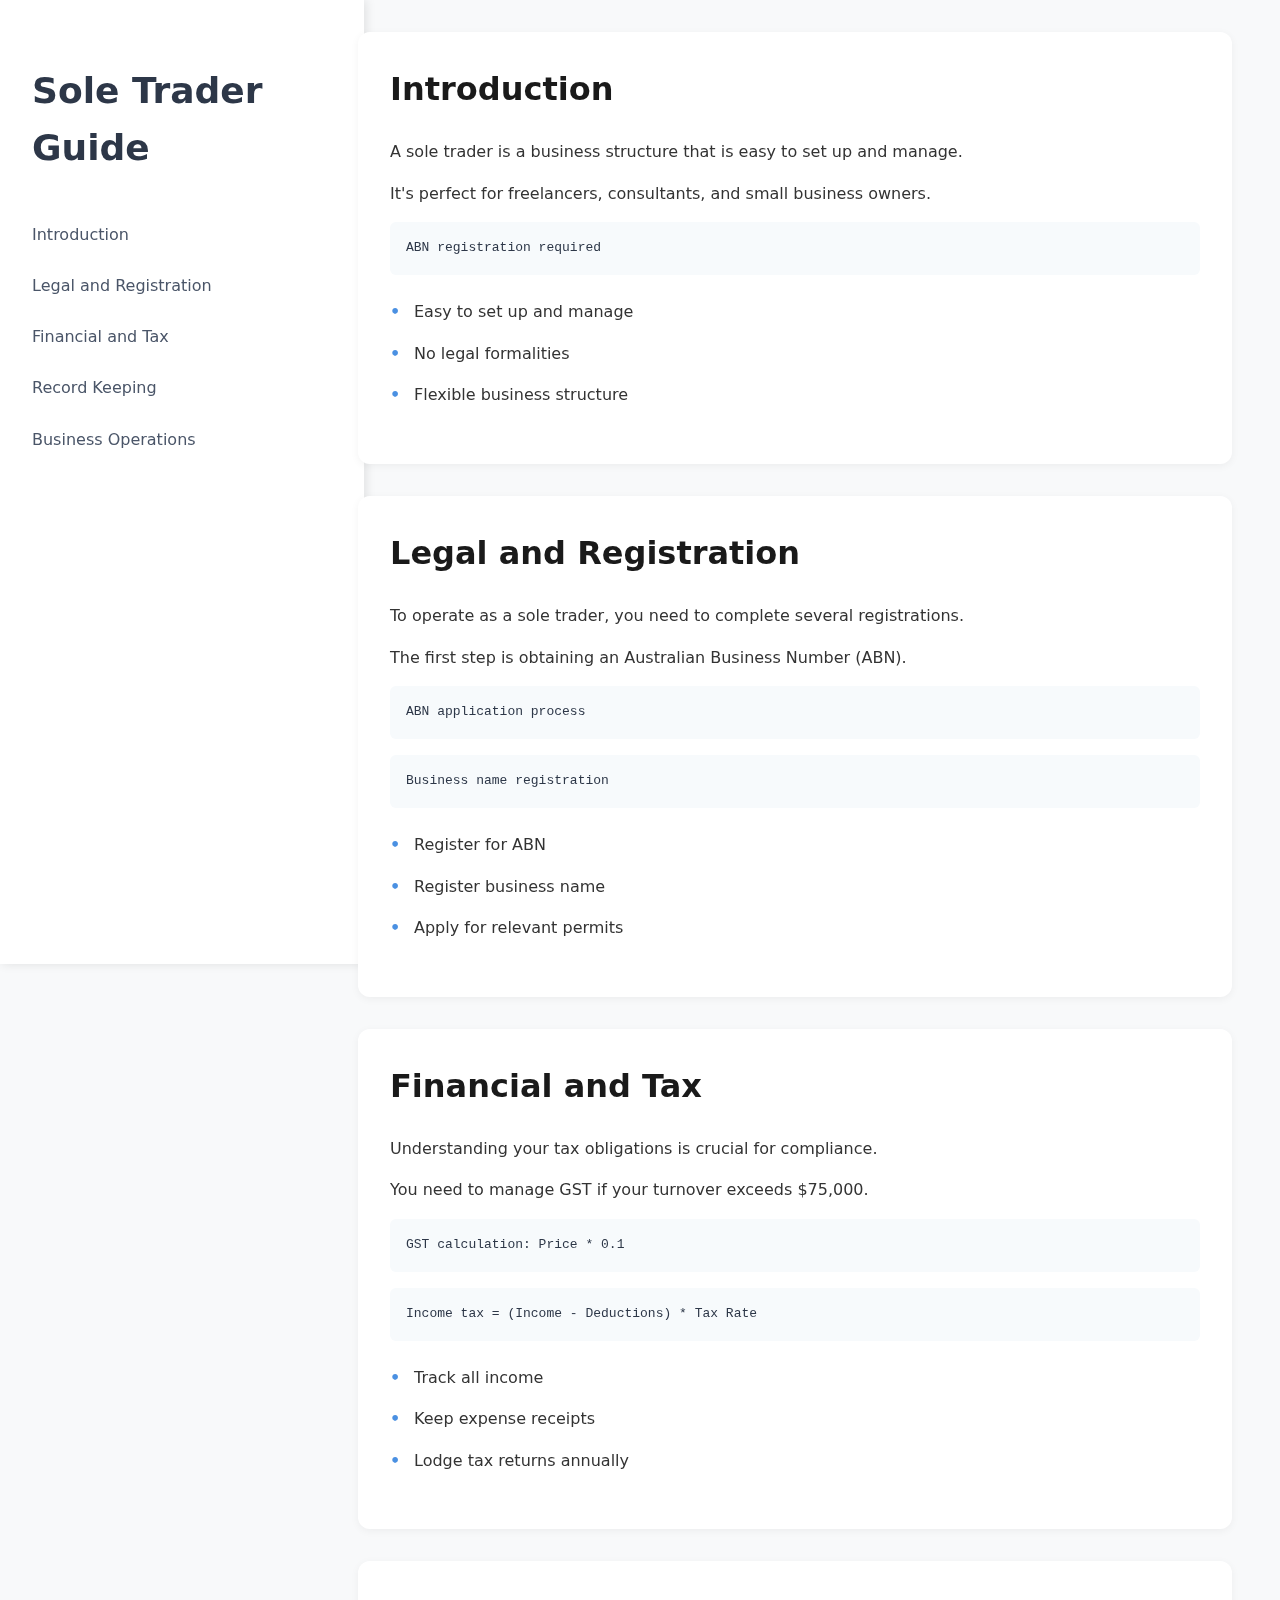
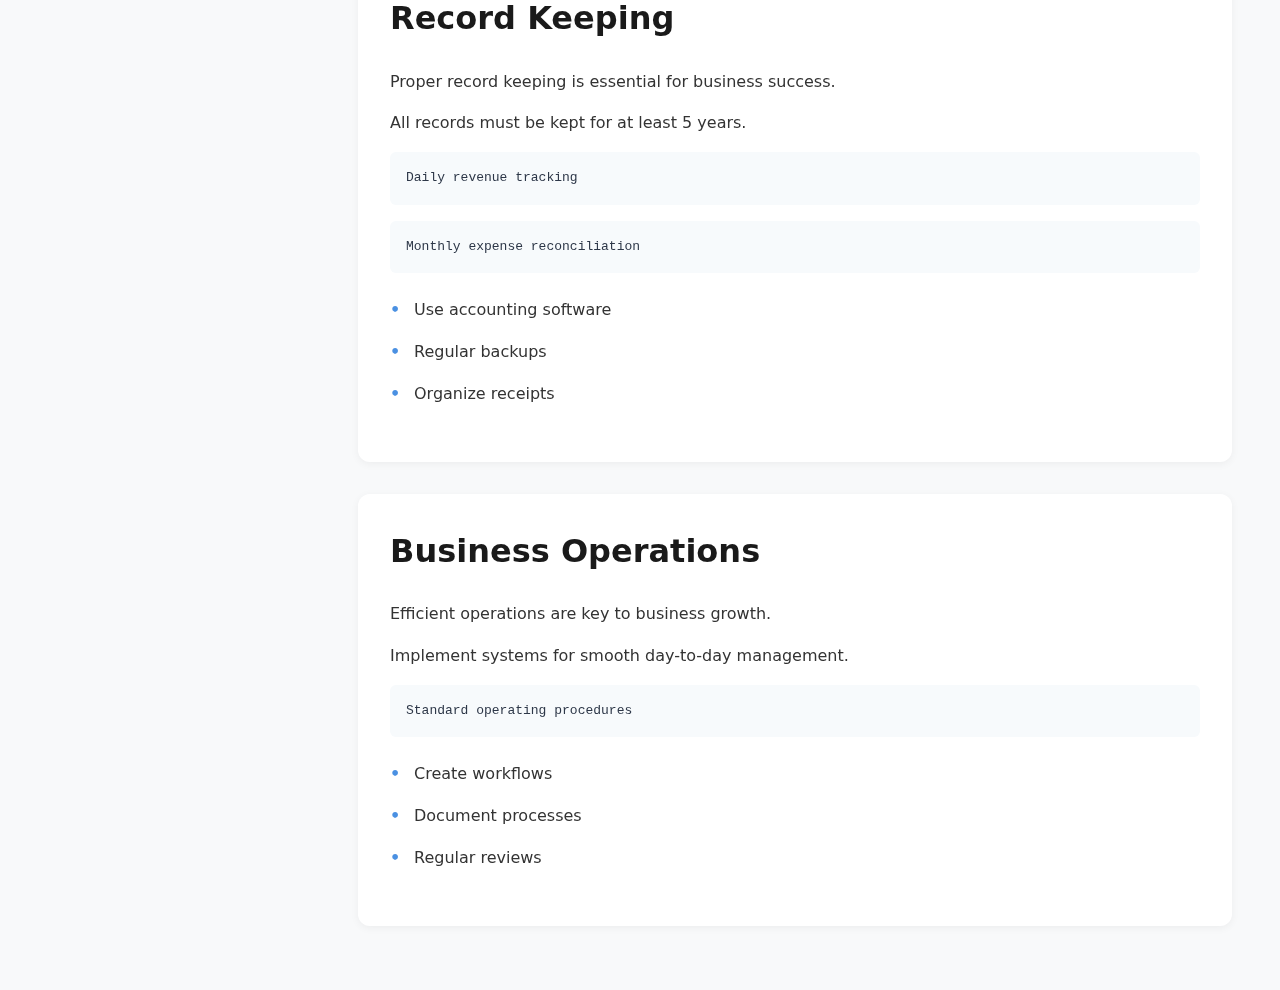
<file: Responsive Web Design Certification/Build a Technical Documentation Page/index.html>
<!DOCTYPE html>
<html lang="en">
<head>
    <meta charset="UTF-8">
    <meta name="viewport" content="width=device-width, initial-scale=1.0">
    <title>Starting a Sole Trader Business in Australia</title>
    <link rel="stylesheet" href="styles.css">
</head>
<body>
    <nav id="navbar">
        <header>
            <h2>Sole Trader Guide</h2>
        </header>
        <a href="#Introduction" class="nav-link">Introduction</a>
        <a href="#Legal_and_Registration" class="nav-link">Legal and Registration</a>
        <a href="#Financial_and_Tax" class="nav-link">Financial and Tax</a>
        <a href="#Record_Keeping" class="nav-link">Record Keeping</a>
        <a href="#Business_Operations" class="nav-link">Business Operations</a>
    </nav>

    <main id="main-doc">
        <section class="main-section" id="Introduction">
            <header>Introduction</header>
            <p>A sole trader is a business structure that is easy to set up and manage.</p>
            <p>It's perfect for freelancers, consultants, and small business owners.</p>
            <code>ABN registration required</code>
            <ul>
                <li>Easy to set up and manage</li>
                <li>No legal formalities</li>
                <li>Flexible business structure</li>
            </ul>
        </section>

        <section class="main-section" id="Legal_and_Registration">
            <header>Legal and Registration</header>
            <p>To operate as a sole trader, you need to complete several registrations.</p>
            <p>The first step is obtaining an Australian Business Number (ABN).</p>
            <code>ABN application process</code>
            <code>Business name registration</code>
            <ul>
                <li>Register for ABN</li>
                <li>Register business name</li>
                <li>Apply for relevant permits</li>
            </ul>
        </section>

        <section class="main-section" id="Financial_and_Tax">
            <header>Financial and Tax</header>
            <p>Understanding your tax obligations is crucial for compliance.</p>
            <p>You need to manage GST if your turnover exceeds $75,000.</p>
            <code>GST calculation: Price * 0.1</code>
            <code>Income tax = (Income - Deductions) * Tax Rate</code>
            <ul>
                <li>Track all income</li>
                <li>Keep expense receipts</li>
                <li>Lodge tax returns annually</li>
            </ul>
        </section>

        <section class="main-section" id="Record_Keeping">
            <header>Record Keeping</header>
            <p>Proper record keeping is essential for business success.</p>
            <p>All records must be kept for at least 5 years.</p>
            <code>Daily revenue tracking</code>
            <code>Monthly expense reconciliation</code>
            <ul>
                <li>Use accounting software</li>
                <li>Regular backups</li>
                <li>Organize receipts</li>
            </ul>
        </section>

        <section class="main-section" id="Business_Operations">
            <header>Business Operations</header>
            <p>Efficient operations are key to business growth.</p>
            <p>Implement systems for smooth day-to-day management.</p>
            <code>Standard operating procedures</code>
            <ul>
                <li>Create workflows</li>
                <li>Document processes</li>
                <li>Regular reviews</li>
            </ul>
        </section>
    </main>
</body>
</html>
</file>
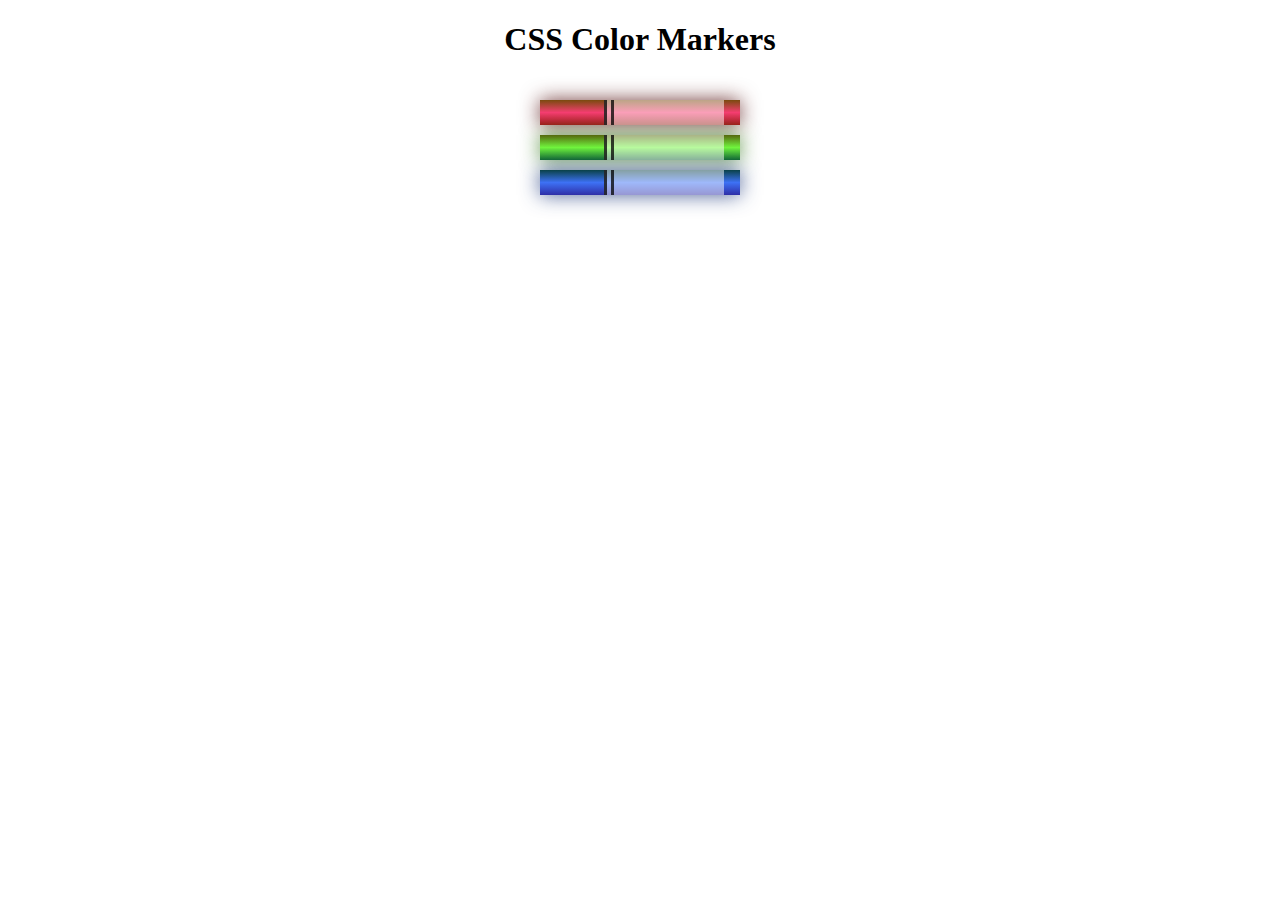
<file: Responsive Web Design Certification/Learn CSS Colors by Building a Set of Colored Markers/index.html>
<!DOCTYPE html>
<html lang="en">
  <head>
    <meta charset="utf-8">
    <meta name="viewport" content="width=device-width, initial-scale=1.0">
    <title>Colored Markers</title>
    <link rel="stylesheet" href="styles.css">
  </head>
  <body>
    <h1>CSS Color Markers</h1>
    <div class="container">
      <div class="marker red">
        <div class="cap"></div>
        <div class="sleeve"></div>
      </div>
      <div class="marker green">
        <div class="cap"></div>
        <div class="sleeve"></div>
      </div>
      <div class="marker blue">
        <div class="cap"></div>
        <div class="sleeve"></div>
      </div>
    </div>
  </body>
</html>
</file>
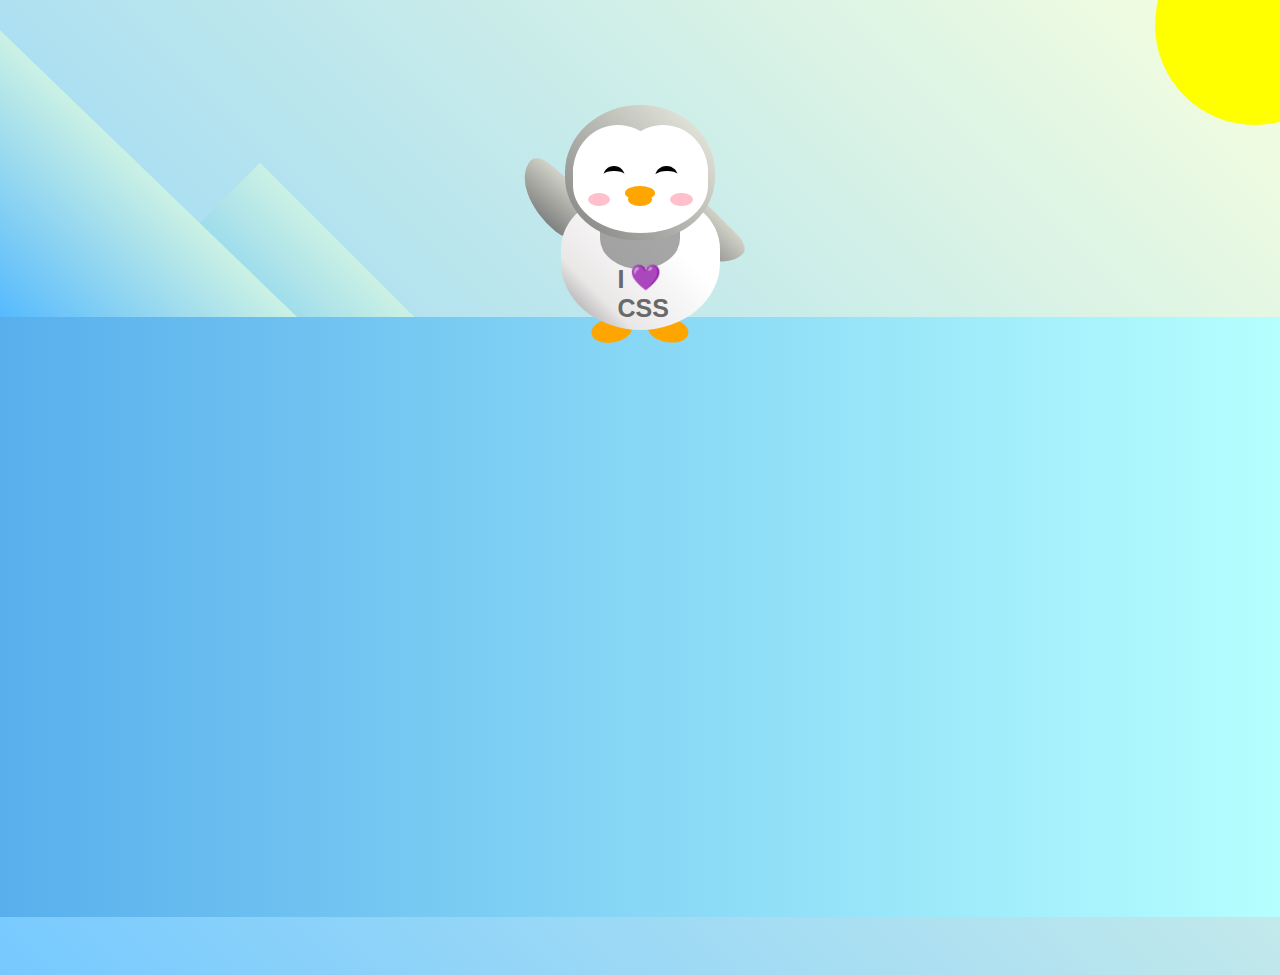
<file: Responsive Web Design Certification/Learn CSS Transforms by Building a Penguin/index.html>
<!DOCTYPE html>
<html lang="en">
  <head>
    <meta charset="UTF-8" />
    <link rel="stylesheet" href="./styles.css" />
    <title>Penguin</title>
    <meta name="viewport" content="width=device-width, initial-scale=1.0" />
  </head>

  <body>
    <div class="left-mountain"></div>
    <div class="back-mountain"></div>
    <div class="sun"></div>
    <div class="penguin">
      <div class="penguin-head">
        <div class="face left"></div>
        <div class="face right"></div>
        <div class="chin"></div>
        <div class="eye left">
          <div class="eye-lid"></div>
        </div>
        <div class="eye right">
          <div class="eye-lid"></div>
        </div>
        <div class="blush left"></div>
        <div class="blush right"></div>
        <div class="beak top"></div>
        <div class="beak bottom"></div>
      </div>
      <div class="shirt">
        <div>💜</div>
        <p>I CSS</p>
      </div> 
      <div class="penguin-body">
        <div class="arm left"></div>
        <div class="arm right"></div>
        <div class="foot left"></div>
        <div class="foot right"></div>
      </div>
    </div>

    <div class="ground"></div>
  </body>
</html>
</file>
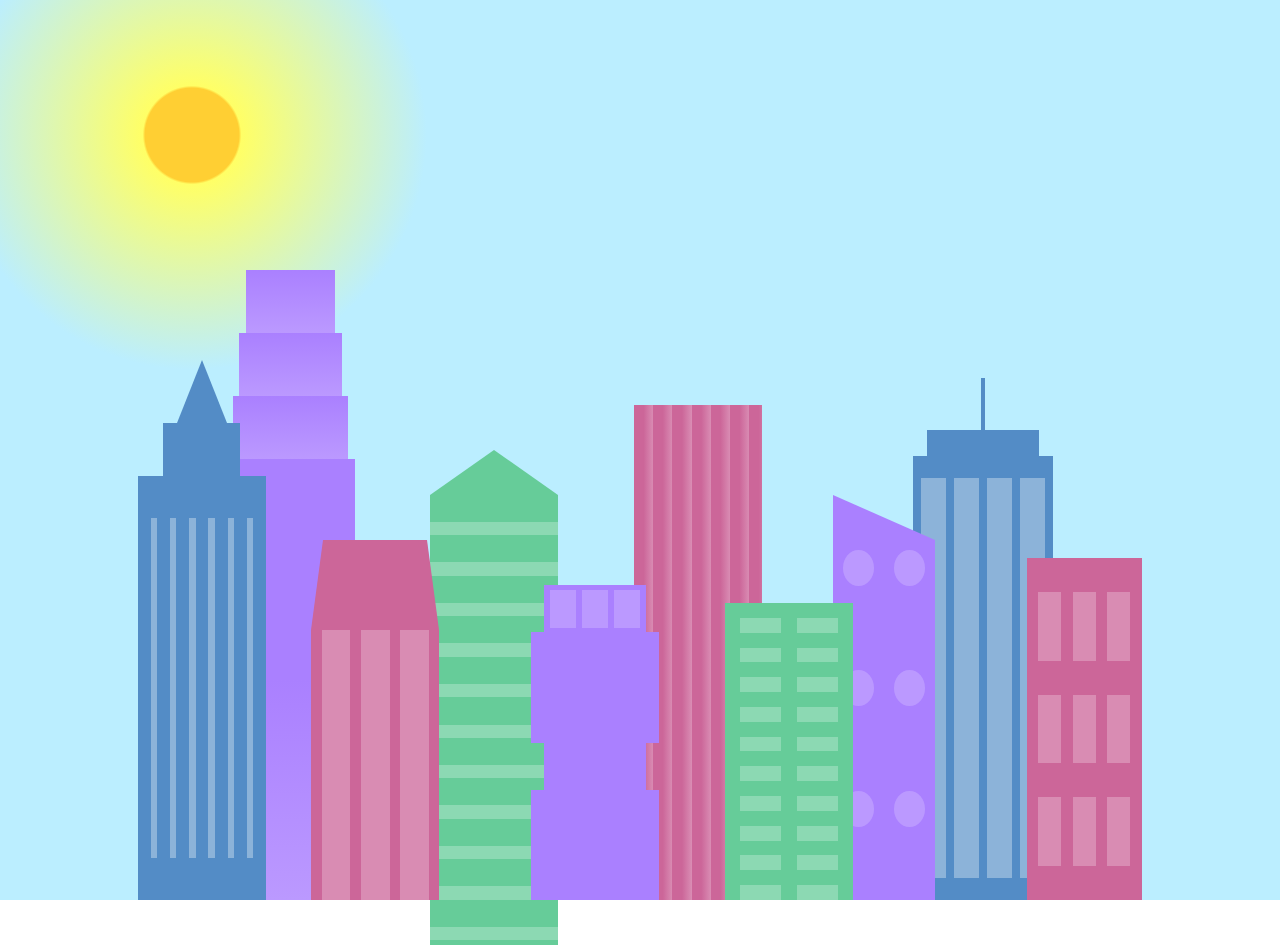
<file: Responsive Web Design Certification/Learn CSS Variables by Building a City Skyline/index.html>
<!DOCTYPE html>
<html lang="en">    
  <head>
    <meta charset="UTF-8">
    <title>City Skyline</title>
    <link href="styles.css" rel="stylesheet" />   
  </head>

  <body>
    <div class="background-buildings sky">
      <div></div>
      <div></div>
      <div class="bb1 building-wrap">
        <div class="bb1a bb1-window"></div>
        <div class="bb1b bb1-window"></div>
        <div class="bb1c bb1-window"></div>
        <div class="bb1d"></div>
      </div>
      <div class="bb2">
        <div class="bb2a"></div>
        <div class="bb2b"></div>
      </div>
      <div class="bb3"></div>
      <div></div>
      <div class="bb4 building-wrap">
        <div class="bb4a"></div>
        <div class="bb4b"></div>
        <div class="bb4c window-wrap">
          <div class="bb4-window"></div>
          <div class="bb4-window"></div>
          <div class="bb4-window"></div>
          <div class="bb4-window"></div>
        </div>
      </div>
      <div></div>
      <div></div>
    </div>

    <div class="foreground-buildings">
      <div></div>
      <div></div>
      <div class="fb1 building-wrap">
        <div class="fb1a"></div>
        <div class="fb1b"></div>
        <div class="fb1c"></div>
      </div>
      <div class="fb2">
        <div class="fb2a"></div>
        <div class="fb2b window-wrap">
          <div class="fb2-window"></div>
          <div class="fb2-window"></div>
          <div class="fb2-window"></div>
        </div>
      </div>
      <div></div>
      <div class="fb3 building-wrap">
        <div class="fb3a window-wrap">
          <div class="fb3-window"></div>
          <div class="fb3-window"></div>
          <div class="fb3-window"></div>
        </div>
        <div class="fb3b"></div>
        <div class="fb3a"></div>
        <div class="fb3b"></div>
      </div>
      <div class="fb4">
        <div class="fb4a"></div>
        <div class="fb4b">
          <div class="fb4-window"></div>
          <div class="fb4-window"></div>
          <div class="fb4-window"></div>
          <div class="fb4-window"></div>
          <div class="fb4-window"></div>
          <div class="fb4-window"></div>
        </div>
      </div>
      <div class="fb5"></div>
      <div class="fb6"></div>
      <div></div>
      <div></div>
    </div>
  </body>
</html>
</file>
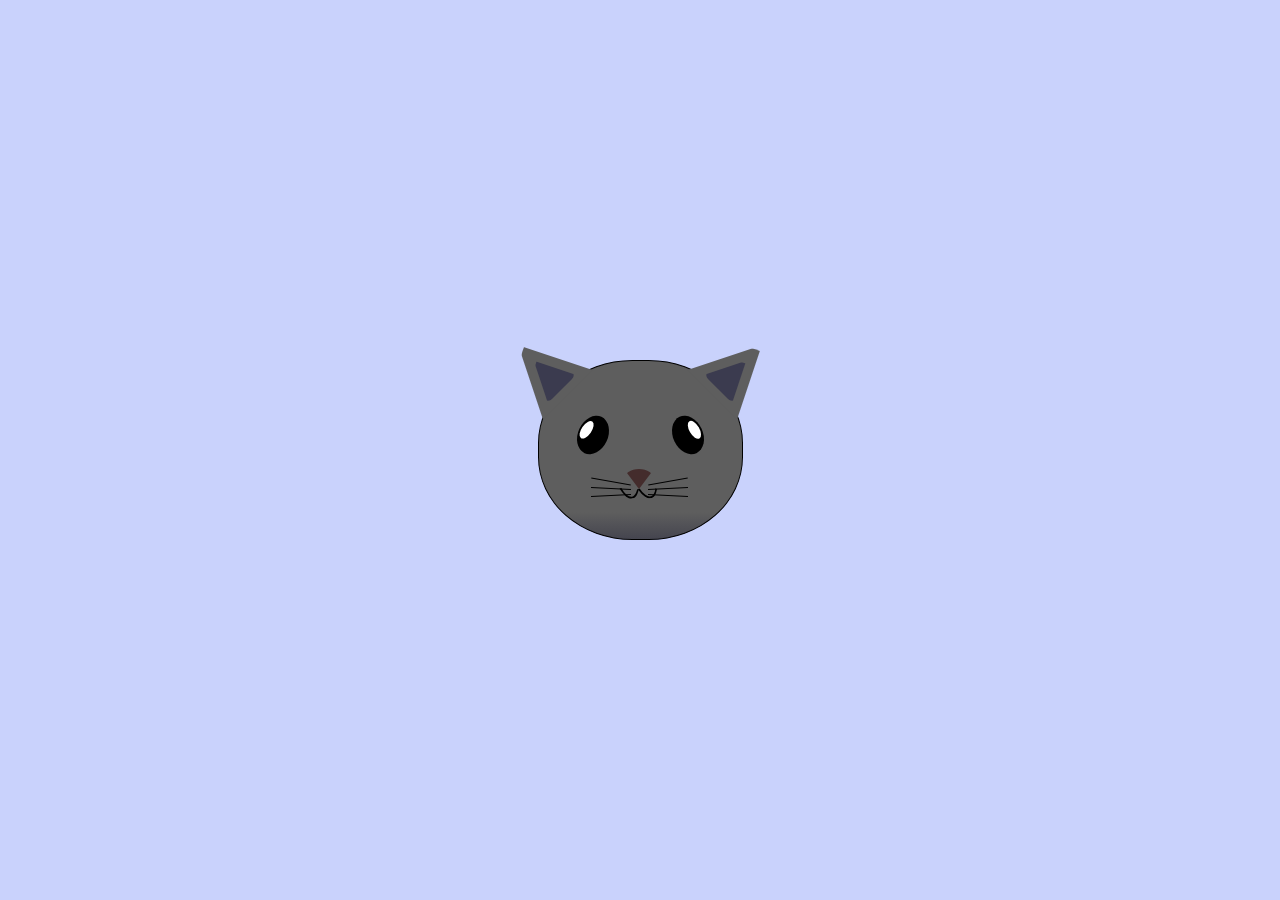
<file: Responsive Web Design Certification/Learn Intermediate CSS by Building a Cat Painting/index.html>
<!DOCTYPE html>
<html lang="en">
<head>
    <meta charset="UTF-8">
    <title>fCC Cat Painting</title>
    <link rel="stylesheet" href="./styles.css">
</head>
<body>
    <main>
      <div class="cat-head">
        <div class="cat-ears">
          <div class="cat-left-ear">
            <div class="cat-left-inner-ear"></div>
          </div>
          <div class="cat-right-ear">
            <div class="cat-right-inner-ear"></div>
          </div>
        </div>

        <div class="cat-eyes">
          <div class="cat-left-eye">
            <div class="cat-left-inner-eye"></div>
          </div>
          <div class="cat-right-eye">
            <div class="cat-right-inner-eye"></div>
          </div>
        </div>
        
        <div class="cat-nose"></div>

        <div class="cat-mouth">
          <div class="cat-mouth-line-left"></div>
          <div class="cat-mouth-line-right"></div>
        </div>

        <div class="cat-whiskers">
          <div class="cat-whiskers-left">
            <div class="cat-whisker-left-top"></div>
            <div class="cat-whisker-left-middle"></div>
            <div class="cat-whisker-left-bottom"></div>
          </div>
          <div class="cat-whiskers-right">
            <div class="cat-whisker-right-top"></div>
            <div class="cat-whisker-right-middle"></div>
            <div class="cat-whisker-right-bottom"></div>
          </div>
        </div>

      </div>
    </main>
</body>
</html>
</file>
<file: Responsive Web Design Certification/Build a Technical Documentation Page/styles.css>
body {
    font-family: 'Inter', 'Segoe UI', system-ui, sans-serif;
    margin: 0;
    padding: 0;
    line-height: 1.6;
    color: #333;
    background-color: #f8f9fa;
}

#navbar {
    position: fixed;
    left: 0;
    top: 0;
    width: 300px;
    height: 100%;
    background-color: #ffffff;
    box-shadow: 2px 0 10px rgba(0, 0, 0, 0.1);
    padding: 2rem;
    overflow-y: auto;
}

#navbar header {
    font-size: 1.5rem;
    font-weight: bold;
    margin-bottom: 2rem;
    color: #2d3748;
}

.nav-link {
    display: block;
    padding: 0.8rem 0;
    color: #4a5568;
    text-decoration: none;
    transition: color 0.2s ease;
}

.nav-link:hover {
    color: #4a90e2;
}

#main-doc {
    position: relative;
    margin-left: 310px;
    padding: 2rem 3rem;
    max-width: 1200px;
}

.main-section {
    background: white;
    border-radius: 12px;
    padding: 2rem;
    margin-bottom: 2rem;
    box-shadow: 0 2px 8px rgba(0, 0, 0, 0.05);
}

.main-section header {
    font-size: 2rem;
    font-weight: bold;
    margin-bottom: 1.5rem;
    color: #1a1a1a;
}

code {
    display: block;
    background: #f7fafc;
    padding: 1rem;
    margin: 1rem 0;
    border-radius: 6px;
    font-family: monospace;
    color: #2d3748;
}

h1 {
    font-size: 2.5rem;
    color: #1a1a1a;
    margin-bottom: 1.5rem;
    font-weight: 700;
}

h3.sub-heading {
    font-size: 1.5rem;
    color: #2d3748;
    margin-top: 2rem;
    margin-bottom: 1rem;
    font-weight: 600;
}

p.content {
    font-size: 1.1rem;
    color: #4a5568;
    margin-bottom: 1.5rem;
}

ul {
    list-style-type: none;
    padding-left: 0;
}

ul li {
    padding: 0.5rem 0;
    position: relative;
    padding-left: 1.5rem;
}

ul li:before {
    content: "•";
    color: #4a90e2;
    font-weight: bold;
    position: absolute;
    left: 0;
}

a {
    color: #4a90e2;
    text-decoration: none;
    transition: color 0.2s ease;
}

a:hover {
    color: #357abd;
    text-decoration: underline;
}

footer {
    background: white;
    padding: 2rem;
    text-align: center;
    margin-top: 3rem;
    border-top: 1px solid #edf2f7;
}

/* Responsive Design */
@media (max-width: 768px) {
    #navbar {
        position: relative;
        width: 100%;
        height: auto;
        padding: 1rem;
    }

    #main-doc {
        margin-left: 0;
        padding: 1rem;
    }

    section {
        padding: 1.5rem;
    }

    h1 {
        font-size: 2rem;
    }
}

/* Smooth Scrolling */
html {
    scroll-behavior: smooth;
}

/* Selection Color */
::selection {
    background: #4a90e2;
    color: white;
}
</file>
<file: Responsive Web Design Certification/Learn CSS Colors by Building a Set of Colored Markers/styles.css>
h1 {
  text-align: center;
}

.container {
  background-color: rgb(255, 255, 255);
  padding: 10px 0;
}

.marker {
  width: 200px;
  height: 25px;
  margin: 10px auto;
}

.cap {
  width: 60px;
  height: 25px;
}

.sleeve {
  width: 110px;
  height: 25px;
  background-color: rgba(255, 255, 255, 0.5);
  border-left: 10px double rgba(0, 0, 0, 0.75);
}

.cap, .sleeve {
  display: inline-block;
}

.red {
  background: linear-gradient(rgb(122, 74, 14), rgb(245, 62, 113), rgb(162, 27, 27));
  box-shadow: 0 0 20px 0 rgba(83, 14, 14, 0.8);
}

.green {
  background: linear-gradient(#55680D, #71F53E, #116C31);
  box-shadow: 0 0 20px 0 #3B7E20CC;
}

.blue {
  background: linear-gradient(hsl(186, 76%, 16%), hsl(223, 90%, 60%), hsl(240, 56%, 42%));
  box-shadow:  0 0 20px 0 hsla(223, 59%, 31%, 0.8);
}
</file>
<file: Responsive Web Design Certification/Learn CSS Transforms by Building a Penguin/styles.css>
:root {
  --penguin-face: white;
  --penguin-picorna: orange;
  --penguin-skin: gray;
}

body {
  background: linear-gradient(45deg, rgb(118, 201, 255), rgb(247, 255, 222));
  margin: 0;
  padding: 0;
  width: 100%;
  height: 100vh;
  overflow: hidden;
}

.left-mountain {
  width: 300px;
  height: 300px;
  background: linear-gradient(rgb(203, 241, 228), rgb(80, 183, 255));
  position: absolute;
  transform: skew(0deg, 44deg);
  z-index: 2;
  margin-top: 100px;
}

.back-mountain {
  width: 300px;
  height: 300px;
  background: linear-gradient(rgb(203, 241, 228), rgb(47, 170, 255));
  position: absolute;
  z-index: 1;
  transform: rotate(45deg);
  left: 110px;
  top: 225px;
}

.sun {
  width: 200px;
  height: 200px;
  background-color: yellow;
  position: absolute;
  border-radius: 50%;
  top: -75px;
  right: -75px;
}

.penguin {
  width: 300px;
  height: 300px;
  margin: auto;
  margin-top: 75px;
  z-index: 4;
  position: relative;
  transition: transform 1s ease-in-out 0ms;
}

.penguin * {
  position: absolute;
}

.penguin:active {
  transform: scale(1.5);
  cursor: not-allowed;
}

.penguin-head {
  width: 50%;
  height: 45%;
  background: linear-gradient(
    45deg,
    var(--penguin-skin),
    rgb(239, 240, 228)
  );
  border-radius: 70% 70% 65% 65%;
  top: 10%;
  left: 25%;
  z-index: 1;
}

.face {
  width: 60%;
  height: 70%;
  background-color: var(--penguin-face);
  border-radius: 70% 70% 60% 60%;
  top: 15%;
}

.face.left {
  left: 5%;
}

.face.right {
  right: 5%;
}

.chin {
  width: 90%;
  height: 70%;
  background-color: var(--penguin-face);
  top: 25%;
  left: 5%;
  border-radius: 70% 70% 100% 100%;
}

.eye {
  width: 15%;
  height: 17%;
  background-color: black;
  top: 45%;
  border-radius: 50%;
}

.eye.left {
  left: 25%;
}

.eye.right {
  right: 25%;
}

.eye-lid {
  width: 150%;
  height: 100%;
  background-color: var(--penguin-face);
  top: 25%;
  left: -23%;
  border-radius: 50%;
}

.blush {
  width: 15%;
  height: 10%;
  background-color: pink;
  top: 65%;
  border-radius: 50%;
}

.blush.left {
  left: 15%;
}

.blush.right {
  right: 15%;
}

.beak {
  height: 10%;
  background-color: var(--penguin-picorna);
  border-radius: 50%;
}

.beak.top {
  width: 20%;
  top: 60%;
  left: 40%;
}

.beak.bottom {
  width: 16%;
  top: 65%;
  left: 42%;
}

.shirt {
  font: bold 25px Helvetica, sans-serif;
  top: 165px;
  left: 127.5px;
  z-index: 1;
  color: #6a6969;
}

.shirt div {
  font-weight:  initial;
  top: 22.5px;
  left: 12px;
}

.penguin-body {
  width: 53%;
  height: 45%;
  background: linear-gradient(
    45deg,
    rgb(134, 133, 133) 0%,
    rgb(234, 231, 231) 25%,
    white 67%
  );
  border-radius: 80% 80% 100% 100%;
  top: 40%;
  left: 23.5%;
}

.penguin-body::before {
  content: "";
  position: absolute;
  width: 50%;
  height: 45%;
  background-color: var(--penguin-skin);
  top: 10%;
  left: 25%;
  border-radius: 0% 0% 100% 100%;
  opacity: 70%;
}

.arm {
  width: 30%;
  height: 60%;
  background: linear-gradient(
    90deg,
    var(--penguin-skin),
    rgb(209, 210, 199)
  );
  border-radius: 30% 30% 30% 120%;
  z-index: -1;
}

.arm.left {
  top: 35%;
  left: 5%;
  transform-origin: top left; 
  transform: rotate(130deg) scaleX(-1);
  animation: 3s linear infinite wave;
}

.arm.right {
  top: 0%;
  right: -5%;
  transform: rotate(-45deg);
}

@keyframes wave {
  10% {
    transform: rotate(110deg) scaleX(-1);
  }
  20% {
    transform: rotate(130deg) scaleX(-1);
  }
  30% {
    transform: rotate(110deg) scaleX(-1);
  }
  40% {
    transform: rotate(130deg) scaleX(-1);
  }
}

.foot {
  width:  15%;
  height: 30%;
  background-color: var(--penguin-picorna);
  top: 85%;
  border-radius: 50%;
  z-index: -1;
}

.foot.left {
  left: 25%;
  transform: rotate(80deg);
}

.foot.right {
  right: 25%;
  transform: rotate(-80deg);
}

.ground {
  width: 100vw;
  height: calc(100vh - 300px);
  background: linear-gradient(90deg, rgb(88, 175, 236), rgb(182, 255, 255));
  z-index: 3;
  position: absolute;
  margin-top: -58px;
}
</file>
<file: Responsive Web Design Certification/Learn CSS Variables by Building a City Skyline/styles.css>
:root {
  --building-color1: #aa80ff;
  --building-color2: #66cc99;
  --building-color3: #cc6699;
  --building-color4: #538cc6;
  --window-color1: #bb99ff;
  --window-color2: #8cd9b3;
  --window-color3: #d98cb3;
  --window-color4: #8cb3d9;
}

* {
  box-sizing: border-box;
}

body {
  height: 100vh;
  margin: 0;
  overflow: hidden;
}

.background-buildings, .foreground-buildings {
  width: 100%;
  height: 100%;
  display: flex;
  align-items: flex-end;
  justify-content: space-evenly;
  position: absolute;
  top: 0;
}

.building-wrap {
  display: flex;
  flex-direction: column;
  align-items: center;
}

.window-wrap {
  display: flex;
  align-items: center;
  justify-content: space-evenly;
}

.sky {
  background: radial-gradient(
      closest-corner circle at 15% 15%,
      #ffcf33,
      #ffcf33 20%,
      #ffff66 21%,
      #bbeeff 100%
    );
}

/* BACKGROUND BUILDINGS - "bb" stands for "background building" */
.bb1 {
  width: 10%;
  height: 70%;
}

.bb1a {
  width: 70%;
}
  
.bb1b {
  width: 80%;
}
  
.bb1c {
  width: 90%;
}

.bb1d {
  width: 100%;
  height: 70%;
  background: linear-gradient(
      var(--building-color1) 50%,
      var(--window-color1)
    );
}

.bb1-window {
  height: 10%;
  background: linear-gradient(
      var(--building-color1),
      var(--window-color1)
    );
}

.bb2 {
  width: 10%;
  height: 50%;
}

.bb2a {
  border-bottom: 5vh solid var(--building-color2);
  border-left: 5vw solid transparent;
  border-right: 5vw solid transparent;
}

.bb2b {
  width: 100%;
  height: 100%;
  background: repeating-linear-gradient(
      var(--building-color2),
      var(--building-color2) 6%,
      var(--window-color2) 6%,
      var(--window-color2) 9%
    );
}

.bb3 {
  width: 10%;
  height: 55%;
  background: repeating-linear-gradient(
      90deg,
      var(--building-color3),
      var(--building-color3),
      var(--window-color3) 15%
    );
}

.bb4 {
  width: 11%;
  height: 58%;
}

.bb4a {
  width: 3%;
  height: 10%;
  background-color: var(--building-color4);
}

.bb4b {
  width: 80%;
  height: 5%;
  background-color: var(--building-color4);
}
  
.bb4c {
  width: 100%;
  height: 85%;
  background-color: var(--building-color4);
}

.bb4-window {
  width: 18%;
  height: 90%;
  background-color: var(--window-color4);
}

/* FOREGROUND BUILDINGS - "fb" stands for "foreground building" */
.fb1 {
  width: 10%;
  height: 60%;
}

.fb1a {
  border-bottom: 7vh solid var(--building-color4);
  border-left: 2vw solid transparent;
  border-right: 2vw solid transparent;
}

.fb1b {
  width: 60%;
  height: 10%;
  background-color: var(--building-color4);
}
  
.fb1c {
  width: 100%;
  height: 80%;
  background: repeating-linear-gradient(
      90deg,
      var(--building-color4),
      var(--building-color4) 10%,
      transparent 10%,
      transparent 15%
    ),
    repeating-linear-gradient(
      var(--building-color4),
      var(--building-color4) 10%,
      var(--window-color4) 10%,
      var(--window-color4) 90%
    );
}

.fb2 {
  width: 10%;
  height: 40%;
}

.fb2a {
  width: 100%;
  border-bottom: 10vh solid var(--building-color3);
  border-left: 1vw solid transparent;
  border-right: 1vw solid transparent;
}

.fb2b {
  width: 100%;
  height: 75%;
  background-color: var(--building-color3);
}

.fb2-window {
  width: 22%;
  height: 100%;
  background-color: var(--window-color3);
}

.fb3 {
  width: 10%;
  height: 35%;
}
  
.fb3a {
  width: 80%;
  height: 15%;
  background-color: var(--building-color1);
}
  
.fb3b {
  width: 100%;
  height: 35%;
  background-color: var(--building-color1);
}

.fb3-window {
  width: 25%;
  height: 80%;
  background-color: var(--window-color1);
}

.fb4 {
  width: 8%;
  height: 45%;
  position: relative;
  left: 10%;
}

.fb4a {
  border-top: 5vh solid transparent;
  border-left: 8vw solid var(--building-color1);
}

.fb4b {
  width: 100%;
  height: 89%;
  background-color: var(--building-color1);
  display: flex;
  flex-wrap: wrap;
}

.fb4-window {
  width: 30%;
  height: 10%;
  border-radius: 50%;
  background-color: var(--window-color1);
  margin: 10%;
}

.fb5 {
  width: 10%;
  height: 33%;
  position: relative;
  right: 10%;
  background: repeating-linear-gradient(
      var(--building-color2),
      var(--building-color2) 5%,
      transparent 5%,
      transparent 10%
    ),
    repeating-linear-gradient(
      90deg,
      var(--building-color2),
      var(--building-color2) 12%,
      var(--window-color2) 12%,
      var(--window-color2) 44%
    );
}

.fb6 {
  width: 9%;
  height: 38%;
  background: repeating-linear-gradient(
      90deg,
      var(--building-color3),
      var(--building-color3) 10%,
      transparent 10%,
      transparent 30%
    ),
    repeating-linear-gradient(
      var(--building-color3),
      var(--building-color3) 10%,
      var(--window-color3) 10%,
      var(--window-color3) 30%
    );
}

@media (max-width: 1000px) {
  :root {
    --building-color1: #000;
    --building-color2: #000;
    --building-color3: #000;
    --building-color4: #000;
    --window-color1: #777;
    --window-color2: #777;
    --window-color3: #777;
    --window-color4: #777;
  }
  .sky {
    background: radial-gradient(
        closest-corner circle at 15% 15%,
        #ccc,
        #ccc 20%,
        #445 21%,
        #223 100%
      );
  }
}
</file>
<file: Responsive Web Design Certification/Learn Intermediate CSS by Building a Cat Painting/styles.css>
* {
  box-sizing: border-box;
}

body {
  background-color: #c9d2fc;
}

.cat-head {
  position: absolute;
  right: 0;
  left: 0;
  top: 0;
  bottom: 0;
  margin: auto;
  background: linear-gradient(#5e5e5e 85%, #45454f 100%);
  width: 205px;
  height: 180px;
  border: 1px solid #000;
  border-radius: 46%;
}

.cat-left-ear {
  position: absolute;
  top: -26px;
  left: -31px;
  z-index: 1;
  border-top-left-radius: 90px;
  border-top-right-radius: 10px;
  transform: rotate(-45deg);
  border-left: 35px solid transparent;
  border-right: 35px solid transparent;
  border-bottom: 70px solid #5e5e5e;
}

.cat-right-ear {
  position: absolute;
  top: -26px;
  left: 163px;
  z-index: 1;
  transform: rotate(45deg);
  border-top-left-radius: 90px;
  border-top-right-radius: 10px;
  border-left: 35px solid transparent;
  border-right: 35px solid transparent;
  border-bottom: 70px solid #5e5e5e;
}

.cat-left-inner-ear {
  position: absolute;
  top: 22px;
  left: -20px;
  border-top-left-radius: 90px;
  border-top-right-radius: 10px;
  border-bottom-right-radius: 40%;
  border-bottom-left-radius: 40%;
  border-left: 20px solid transparent;
  border-right: 20px solid transparent;
  border-bottom: 40px solid #3b3b4f;
}

.cat-right-inner-ear {
  position: absolute;
  top: 22px;
  left: -20px;
  border-top-left-radius: 90px;
  border-top-right-radius: 10px;
  border-bottom-right-radius: 40%;
  border-bottom-left-radius: 40%;
  border-left: 20px solid transparent;
  border-right: 20px solid transparent;
  border-bottom: 40px solid #3b3b4f;
}

.cat-left-eye {
  position: absolute;
  top: 54px;
  left: 39px;
  border-radius: 60%;
  transform: rotate(25deg);
  width: 30px;
  height: 40px;
  background-color: #000;
}

.cat-right-eye {
  position: absolute;
  top: 54px;
  left: 134px;
  border-radius: 60%;
  transform: rotate(-25deg);
  width: 30px;
  height: 40px;
  background-color: #000;
}

.cat-left-inner-eye {
  position: absolute;
  top: 8px;
  left: 2px;
  width: 10px;
  height: 20px;
  transform: rotate(10deg);
  background-color: #fff;
  border-radius: 60%;
}

.cat-right-inner-eye {
  position: absolute;
  top: 8px;
  left: 18px;
  transform: rotate(-5deg);
  width: 10px;
  height: 20px;
  background-color: #fff;
  border-radius: 60%;
}

.cat-nose {
  position: absolute;
  top: 108px;
  left: 85px;
  border-top-left-radius: 50%;
  border-bottom-right-radius: 50%;
  border-bottom-left-radius: 50%;
  transform: rotate(180deg);
  border-left: 15px solid transparent;
  border-right: 15px solid transparent;
  border-bottom: 20px solid #442c2c;
}

.cat-mouth div {
  width: 30px;
  height: 50px;
  border: 2px solid #000;
  border-radius: 190%/190px 150px 0 0;
  border-color: black transparent transparent transparent;
}

.cat-mouth-line-left {
  position: absolute;
  top: 88px;
  left: 74px;
  transform: rotate(170deg);
}

.cat-mouth-line-right {
  position: absolute;
  top: 88px;
  left: 91px;
  transform: rotate(165deg);
}

.cat-whiskers-left div {
  width: 40px;
  height: 1px;
  background-color: #000;
}

.cat-whiskers-right div {
  width: 40px;
  height: 1px;
  background-color: #000;
}

.cat-whisker-left-top {
  position: absolute;
  top: 120px;
  left: 52px;
  transform: rotate(10deg);
}

.cat-whisker-left-middle {
  position: absolute;
  top: 127px;
  left: 52px;
  transform: rotate(3deg);
}

.cat-whisker-left-bottom {
  position: absolute;
  top: 134px;
  left: 52px;
  transform: rotate(-3deg);
}

.cat-whisker-right-top {
  position: absolute;
  top: 120px;
  left: 109px;
  transform: rotate(-10deg);
}

.cat-whisker-right-middle {
  position: absolute;
  top: 127px;
  left: 109px;
  transform: rotate(-3deg);
}

.cat-whisker-right-bottom {
  position: absolute;
  top: 134px;
  left: 109px;
  transform: rotate(3deg);
}
</file>
